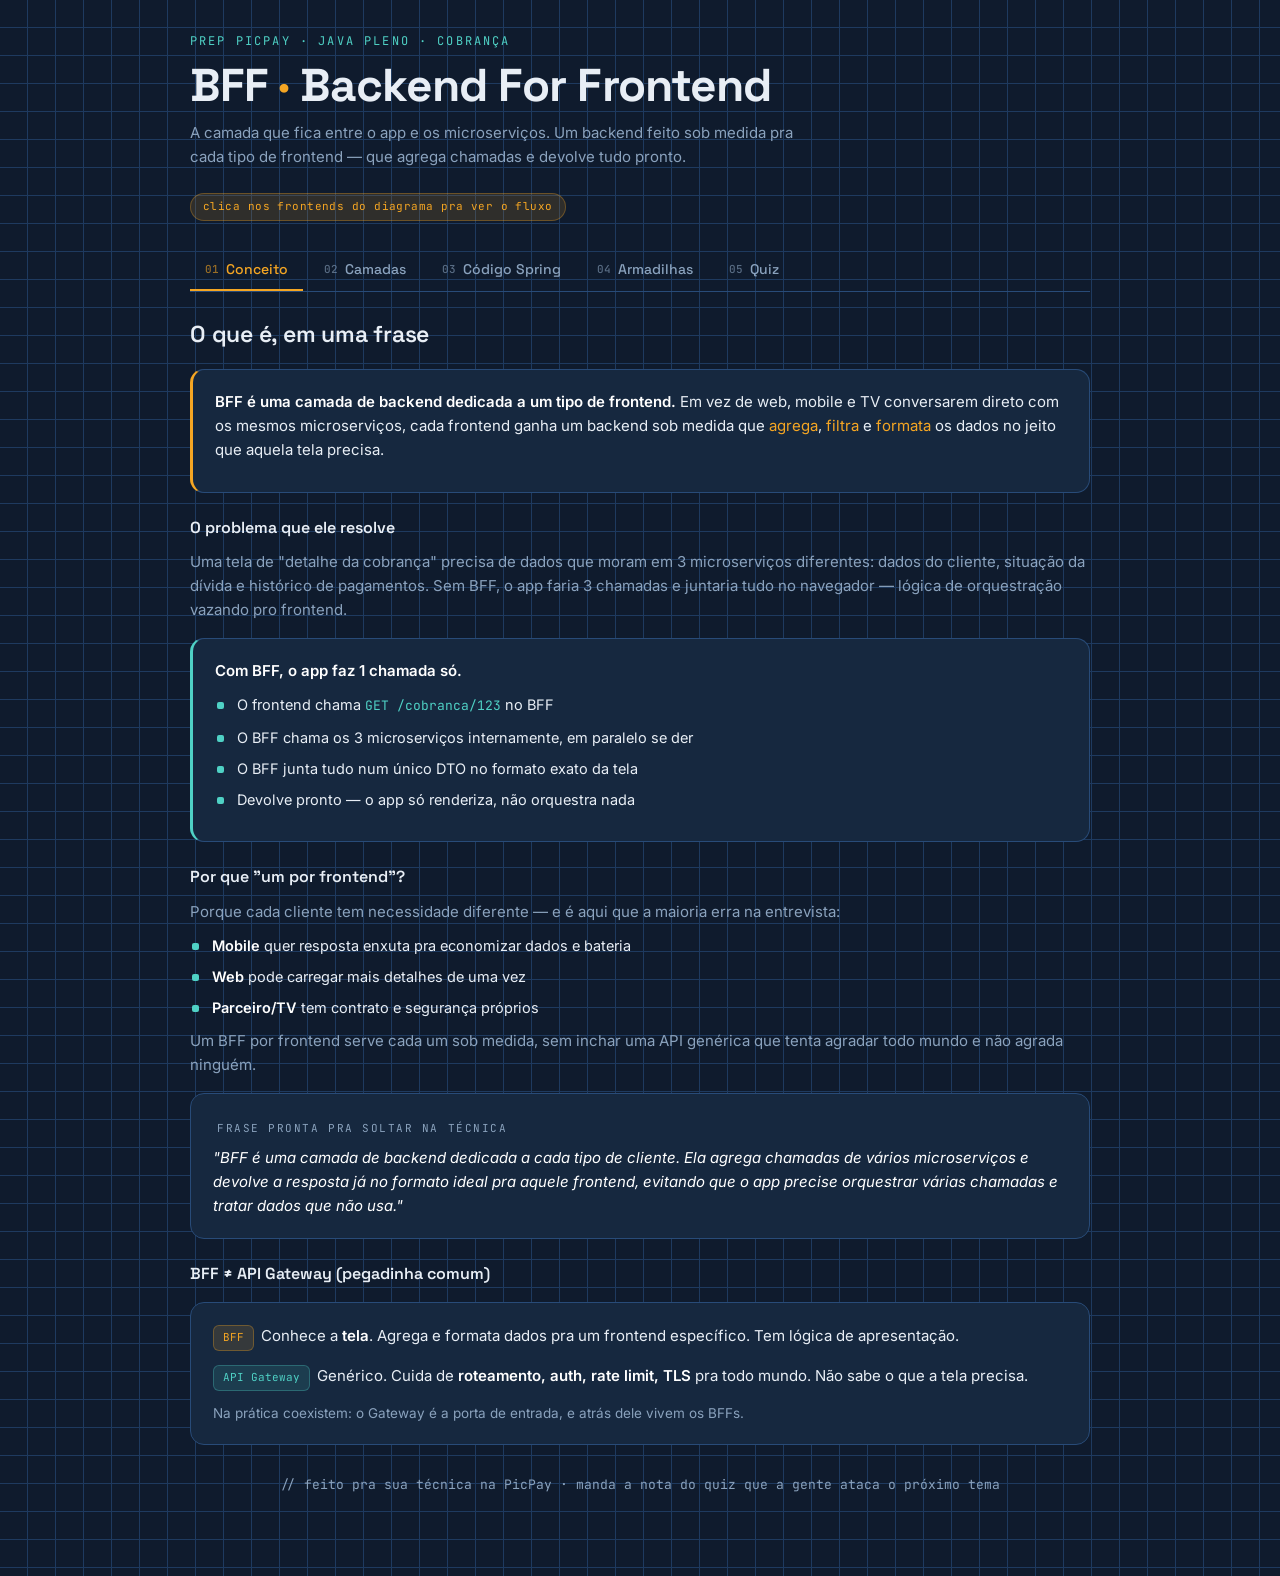
<file: bff-interativo.html>
<!DOCTYPE html>
<html lang="pt-BR">
<head>
<meta charset="UTF-8">
<meta name="viewport" content="width=device-width, initial-scale=1.0">
<title>BFF — Backend For Frontend · Guia Interativo</title>
<link rel="preconnect" href="https://fonts.googleapis.com">
<link rel="preconnect" href="https://fonts.gstatic.com" crossorigin>
<link href="https://fonts.googleapis.com/css2?family=Space+Grotesk:wght@400;500;600;700&family=Inter:wght@400;500;600&family=JetBrains+Mono:wght@400;500;700&display=swap" rel="stylesheet">
<style>
  :root{
    --bg:#0F1B2D;
    --surface:#16283F;
    --surface-2:#1B3050;
    --grid:#1E3A5F;
    --line:#284B78;
    --text:#E8EEF5;
    --muted:#8AA2BD;
    --amber:#F5A623;
    --amber-soft:rgba(245,166,35,.14);
    --cyan:#4FD1C5;
    --cyan-soft:rgba(79,209,197,.12);
    --coral:#FF6B5B;
    --green:#5BD98A;
    --red:#FF6B5B;
  }
  *{box-sizing:border-box;margin:0;padding:0}
  html{scroll-behavior:smooth}
  body{
    background:
      linear-gradient(transparent 96%, var(--grid) 96%) 0 0/28px 28px,
      linear-gradient(90deg, transparent 96%, var(--grid) 96%) 0 0/28px 28px,
      var(--bg);
    color:var(--text);
    font-family:'Inter',sans-serif;
    line-height:1.6;
    min-height:100vh;
  }
  .wrap{max-width:940px;margin:0 auto;padding:32px 20px 80px}

  /* Header */
  header{margin-bottom:28px}
  .eyebrow{
    font-family:'JetBrains Mono',monospace;
    font-size:12px;letter-spacing:.18em;text-transform:uppercase;
    color:var(--cyan);margin-bottom:10px;
  }
  h1{
    font-family:'Space Grotesk',sans-serif;
    font-weight:700;font-size:clamp(30px,6vw,46px);
    line-height:1.05;letter-spacing:-.02em;
  }
  h1 .amp{color:var(--amber)}
  .sub{color:var(--muted);margin-top:12px;max-width:640px;font-size:15px}
  .tag{
    display:inline-block;margin-top:14px;
    font-family:'JetBrains Mono',monospace;font-size:11px;
    color:var(--amber);background:var(--amber-soft);
    border:1px solid rgba(245,166,35,.3);border-radius:999px;
    padding:4px 12px;letter-spacing:.04em;
  }

  /* Tabs */
  nav.tabs{
    display:flex;flex-wrap:wrap;gap:6px;margin:26px 0 24px;
    border-bottom:1px solid var(--line);padding-bottom:0;
  }
  .tab{
    font-family:'Space Grotesk',sans-serif;font-weight:500;font-size:14px;
    color:var(--muted);background:none;border:none;cursor:pointer;
    padding:11px 15px;border-bottom:2px solid transparent;
    transition:color .15s, border-color .15s;
    display:flex;align-items:center;gap:7px;
  }
  .tab .n{font-family:'JetBrains Mono',monospace;font-size:11px;opacity:.6}
  .tab:hover{color:var(--text)}
  .tab.active{color:var(--amber);border-bottom-color:var(--amber)}

  section.panel{display:none;animation:fade .35s ease}
  section.panel.active{display:block}
  @keyframes fade{from{opacity:0;transform:translateY(6px)}to{opacity:1;transform:none}}

  h2{
    font-family:'Space Grotesk',sans-serif;font-weight:600;
    font-size:23px;letter-spacing:-.01em;margin:6px 0 4px;
  }
  h3{
    font-family:'Space Grotesk',sans-serif;font-weight:600;
    font-size:16px;margin:22px 0 8px;color:var(--text);
  }
  p{color:var(--text);margin:10px 0;font-size:15px}
  p.lead{color:var(--muted);font-size:15px}
  strong{color:#fff;font-weight:600}
  .amber{color:var(--amber)}
  .cyan{color:var(--cyan)}

  .card{
    background:var(--surface);border:1px solid var(--line);
    border-radius:14px;padding:20px 22px;margin:16px 0;
  }
  .card.accent{border-left:3px solid var(--amber)}
  .card.cyan-accent{border-left:3px solid var(--cyan)}

  ul.clean{list-style:none;margin:10px 0}
  ul.clean li{position:relative;padding-left:22px;margin:8px 0;font-size:14.5px}
  ul.clean li::before{
    content:'';position:absolute;left:2px;top:9px;
    width:7px;height:7px;border-radius:2px;background:var(--cyan);
  }
  ul.clean li.x::before{background:var(--red)}
  ul.clean li.ok::before{background:var(--green)}

  /* Interactive layers diagram */
  .diagram{
    background:
      radial-gradient(circle at 20% 0%, rgba(79,209,197,.06), transparent 40%),
      var(--surface);
    border:1px solid var(--line);border-radius:16px;
    padding:26px 20px;margin:18px 0;
  }
  .diag-hint{
    text-align:center;font-family:'JetBrains Mono',monospace;
    font-size:12px;color:var(--muted);margin-bottom:20px;
  }
  .layer-label{
    font-family:'JetBrains Mono',monospace;font-size:11px;
    letter-spacing:.14em;text-transform:uppercase;color:var(--muted);
    margin:0 0 10px 4px;
  }
  .row{display:flex;gap:12px;justify-content:center;flex-wrap:wrap;margin-bottom:8px}
  .node{
    background:var(--surface-2);border:1.5px solid var(--line);
    border-radius:12px;padding:14px 10px;text-align:center;
    min-width:120px;flex:1;max-width:180px;cursor:pointer;
    transition:all .25s;position:relative;
  }
  .node .ic{font-size:22px;display:block;margin-bottom:4px}
  .node .name{font-family:'Space Grotesk',sans-serif;font-weight:600;font-size:13.5px}
  .node .role{font-size:11px;color:var(--muted);margin-top:2px}
  .node.client:hover{border-color:var(--cyan);transform:translateY(-2px)}
  .node.client.sel{border-color:var(--cyan);background:var(--cyan-soft);box-shadow:0 0 0 1px var(--cyan)}
  .node.bff{border-style:dashed}
  .node.bff.lit{border-color:var(--amber);background:var(--amber-soft);border-style:solid;box-shadow:0 0 18px rgba(245,166,35,.25)}
  .node.ms.lit{border-color:var(--cyan);background:var(--cyan-soft)}
  .connector{text-align:center;color:var(--line);font-size:18px;line-height:1;margin:2px 0;transition:color .25s}
  .connector.lit{color:var(--amber)}
  .explain{
    margin-top:18px;background:var(--bg);border:1px dashed var(--line);
    border-radius:12px;padding:16px 18px;min-height:64px;font-size:14px;
  }
  .explain .t{font-family:'Space Grotesk',sans-serif;font-weight:600;color:var(--amber);margin-bottom:4px;display:block}

  /* Code blocks */
  .code-head{
    display:flex;align-items:center;gap:8px;
    font-family:'JetBrains Mono',monospace;font-size:12px;color:var(--muted);
    background:var(--surface-2);border:1px solid var(--line);border-bottom:none;
    border-radius:10px 10px 0 0;padding:9px 14px;
  }
  .code-head .dot{width:9px;height:9px;border-radius:50%;background:var(--coral)}
  .code-head .dot:nth-child(2){background:var(--amber)}
  .code-head .dot:nth-child(3){background:var(--green)}
  .code-head .fn{margin-left:6px}
  pre{
    background:#0B1524;border:1px solid var(--line);border-radius:0 0 10px 10px;
    padding:16px 18px;overflow-x:auto;margin:0 0 18px;
  }
  code{font-family:'JetBrains Mono',monospace;font-size:13px;line-height:1.7}
  .kw{color:#FF9E7A}.an{color:var(--amber)}.st{color:#9BE8A0}.cm{color:#5B7290;font-style:italic}
  .ty{color:var(--cyan)}.fn2{color:#E8C77A}.nm{color:var(--text)}

  /* Quiz */
  .quiz-intro{text-align:center;padding:8px 0 4px}
  .q{
    background:var(--surface);border:1px solid var(--line);
    border-radius:14px;padding:20px 22px;margin:14px 0;
  }
  .q .qnum{font-family:'JetBrains Mono',monospace;font-size:12px;color:var(--cyan);letter-spacing:.1em}
  .q .qtext{font-family:'Space Grotesk',sans-serif;font-weight:600;font-size:16px;margin:6px 0 14px}
  .opt{
    display:block;width:100%;text-align:left;background:var(--surface-2);
    border:1.5px solid var(--line);border-radius:10px;padding:12px 15px;
    margin:8px 0;cursor:pointer;color:var(--text);font-size:14px;
    font-family:'Inter',sans-serif;transition:all .15s;
  }
  .opt:hover:not(:disabled){border-color:var(--cyan)}
  .opt:disabled{cursor:default}
  .opt.correct{border-color:var(--green);background:rgba(91,217,138,.12)}
  .opt.wrong{border-color:var(--red);background:rgba(255,107,91,.1)}
  .opt .mark{float:right;font-weight:700}
  .feedback{
    margin-top:10px;padding:12px 15px;border-radius:10px;font-size:13.5px;
    background:var(--bg);border:1px dashed var(--line);display:none;
  }
  .feedback.show{display:block}
  .feedback.ok{border-color:var(--green)}
  .feedback.no{border-color:var(--red)}
  .scorebar{
    position:sticky;bottom:16px;margin-top:22px;
    background:var(--surface-2);border:1px solid var(--amber);
    border-radius:12px;padding:14px 20px;text-align:center;
    font-family:'Space Grotesk',sans-serif;font-weight:600;
    box-shadow:0 10px 30px rgba(0,0,0,.35);
  }
  .scorebar .big{color:var(--amber);font-size:20px}

  .pill{
    display:inline-block;font-family:'JetBrains Mono',monospace;font-size:11px;
    padding:3px 9px;border-radius:6px;margin:2px 3px 2px 0;
  }
  .pill.c{background:var(--cyan-soft);color:var(--cyan);border:1px solid rgba(79,209,197,.3)}
  .pill.a{background:var(--amber-soft);color:var(--amber);border:1px solid rgba(245,166,35,.3)}

  .footer-note{
    margin-top:30px;text-align:center;font-size:13px;color:var(--muted);
    font-family:'JetBrains Mono',monospace;
  }
  @media (max-width:560px){
    .node{min-width:96px}
    .tab{padding:10px 11px;font-size:13px}
  }
</style>
</head>
<body>
<div class="wrap">
  <header>
    <div class="eyebrow">Prep PicPay · Java Pleno · Cobrança</div>
    <h1>BFF <span class="amp">·</span> Backend For Frontend</h1>
    <p class="sub">A camada que fica entre o app e os microserviços. Um backend feito sob medida pra cada tipo de frontend — que agrega chamadas e devolve tudo pronto.</p>
    <span class="tag">clica nos frontends do diagrama pra ver o fluxo</span>
  </header>

  <nav class="tabs" id="tabs">
    <button class="tab active" data-tab="0"><span class="n">01</span> Conceito</button>
    <button class="tab" data-tab="1"><span class="n">02</span> Camadas</button>
    <button class="tab" data-tab="2"><span class="n">03</span> Código Spring</button>
    <button class="tab" data-tab="3"><span class="n">04</span> Armadilhas</button>
    <button class="tab" data-tab="4"><span class="n">05</span> Quiz</button>
  </nav>

  <!-- ============ 01 CONCEITO ============ -->
  <section class="panel active" data-panel="0">
    <h2>O que é, em uma frase</h2>
    <div class="card accent">
      <p style="margin-top:0"><strong>BFF é uma camada de backend dedicada a um tipo de frontend.</strong> Em vez de web, mobile e TV conversarem direto com os mesmos microserviços, cada frontend ganha um backend sob medida que <span class="amber">agrega</span>, <span class="amber">filtra</span> e <span class="amber">formata</span> os dados no jeito que aquela tela precisa.</p>
    </div>

    <h3>O problema que ele resolve</h3>
    <p class="lead">Uma tela de "detalhe da cobrança" precisa de dados que moram em 3 microserviços diferentes: dados do cliente, situação da dívida e histórico de pagamentos. Sem BFF, o app faria 3 chamadas e juntaria tudo no navegador — lógica de orquestração vazando pro frontend.</p>

    <div class="card cyan-accent">
      <p style="margin-top:0"><strong>Com BFF, o app faz 1 chamada só.</strong></p>
      <ul class="clean">
        <li>O frontend chama <code style="color:var(--cyan)">GET /cobranca/123</code> no BFF</li>
        <li>O BFF chama os 3 microserviços internamente, em paralelo se der</li>
        <li>O BFF junta tudo num único DTO no formato exato da tela</li>
        <li>Devolve pronto — o app só renderiza, não orquestra nada</li>
      </ul>
    </div>

    <h3>Por que "um por frontend"?</h3>
    <p class="lead">Porque cada cliente tem necessidade diferente — e é aqui que a maioria erra na entrevista:</p>
    <ul class="clean">
      <li><strong>Mobile</strong> quer resposta enxuta pra economizar dados e bateria</li>
      <li><strong>Web</strong> pode carregar mais detalhes de uma vez</li>
      <li><strong>Parceiro/TV</strong> tem contrato e segurança próprios</li>
    </ul>
    <p class="lead">Um BFF por frontend serve cada um sob medida, sem inchar uma API genérica que tenta agradar todo mundo e não agrada ninguém.</p>

    <div class="card">
      <span class="layer-label">Frase pronta pra soltar na técnica</span>
      <p style="margin:6px 0 0;font-style:italic;color:#fff">"BFF é uma camada de backend dedicada a cada tipo de cliente. Ela agrega chamadas de vários microserviços e devolve a resposta já no formato ideal pra aquele frontend, evitando que o app precise orquestrar várias chamadas e tratar dados que não usa."</p>
    </div>

    <h3>BFF ≠ API Gateway (pegadinha comum)</h3>
    <div class="card">
      <p style="margin-top:0"><span class="pill a">BFF</span> Conhece a <strong>tela</strong>. Agrega e formata dados pra um frontend específico. Tem lógica de apresentação.</p>
      <p style="margin-bottom:0"><span class="pill c">API Gateway</span> Genérico. Cuida de <strong>roteamento, auth, rate limit, TLS</strong> pra todo mundo. Não sabe o que a tela precisa.</p>
      <p style="color:var(--muted);font-size:13.5px;margin-bottom:0">Na prática coexistem: o Gateway é a porta de entrada, e atrás dele vivem os BFFs.</p>
    </div>
  </section>

  <!-- ============ 02 CAMADAS ============ -->
  <section class="panel" data-panel="1">
    <h2>As camadas, na prática</h2>
    <p class="lead">Clica em um <span class="cyan">frontend</span> pra acender o caminho que a requisição percorre até os microserviços.</p>

    <div class="diagram">
      <div class="diag-hint">▼ escolha um cliente ▼</div>

      <div class="layer-label">Frontends (clientes)</div>
      <div class="row">
        <div class="node client" data-c="web">
          <span class="ic">🖥️</span><div class="name">Web</div><div class="role">React SPA</div>
        </div>
        <div class="node client" data-c="mobile">
          <span class="ic">📱</span><div class="name">Mobile</div><div class="role">app iOS/Android</div>
        </div>
        <div class="node client" data-c="parceiro">
          <span class="ic">🤝</span><div class="name">Parceiro</div><div class="role">integração B2B</div>
        </div>
      </div>

      <div class="connector" id="conn1">│</div>

      <div class="layer-label">Camada BFF (uma por frontend)</div>
      <div class="row">
        <div class="node bff" data-b="web"><span class="ic">⚙️</span><div class="name">BFF Web</div><div class="role">DTO rico</div></div>
        <div class="node bff" data-b="mobile"><span class="ic">⚙️</span><div class="name">BFF Mobile</div><div class="role">DTO enxuto</div></div>
        <div class="node bff" data-b="parceiro"><span class="ic">⚙️</span><div class="name">BFF Parceiro</div><div class="role">contrato fixo</div></div>
      </div>

      <div class="connector" id="conn2">│</div>

      <div class="layer-label">Microserviços (domínio · compartilhados)</div>
      <div class="row">
        <div class="node ms" data-m><span class="ic">👤</span><div class="name">Clientes</div></div>
        <div class="node ms" data-m><span class="ic">💰</span><div class="name">Cobrança</div></div>
        <div class="node ms" data-m><span class="ic">📜</span><div class="name">Pagamentos</div></div>
      </div>

      <div class="explain" id="explain">
        <span class="t">Como funciona</span>
        Cada frontend fala <strong>só com o seu BFF</strong>. Os microserviços de domínio (Clientes, Cobrança, Pagamentos) são compartilhados — o BFF é quem monta a resposta certa pra cada tela. Clica num cliente acima.
      </div>
    </div>

    <h3>O que fica em cada camada</h3>
    <div class="card">
      <p style="margin-top:0"><span class="pill c">Frontend</span> Só renderiza. Faz 1 chamada e mostra. Zero orquestração.</p>
      <p><span class="pill a">BFF</span> Agrega N chamadas, trata erro parcial, monta o DTO da tela, cuida de auth do cliente. <strong>Lógica de apresentação</strong> — nunca regra de negócio de domínio.</p>
      <p style="margin-bottom:0"><span class="pill c">Microserviço</span> Dono da regra de negócio e dos dados daquele domínio. Não sabe que existe BFF nem tela.</p>
    </div>

    <div class="card accent">
      <span class="layer-label">Regra de ouro</span>
      <p style="margin:6px 0 0">Regra de negócio <strong>não</strong> mora no BFF. Se você começar a colocar cálculo de juros da dívida no BFF, isso é sinal de que devia estar no microserviço de Cobrança. O BFF orquestra e formata — ele não decide.</p>
    </div>
  </section>

  <!-- ============ 03 CÓDIGO ============ -->
  <section class="panel" data-panel="2">
    <h2>Como isso vira código em Spring</h2>
    <p class="lead">Um BFF é, na essência, um <strong>controller que chama vários clients e monta um DTO</strong>. Simples assim. Segue o esqueleto de um BFF de Cobrança.</p>

    <h3>1 · O DTO da tela (o que o frontend recebe)</h3>
    <div class="code-head"><span class="dot"></span><span class="dot"></span><span class="dot"></span><span class="fn">CobrancaDetalheDTO.java</span></div>
    <pre><code><span class="cm">// Formato EXATO que a tela precisa — nem mais, nem menos</span>
<span class="kw">public record</span> <span class="ty">CobrancaDetalheDTO</span>(
    <span class="ty">String</span> <span class="nm">nomeCliente</span>,
    <span class="ty">String</span> <span class="nm">situacao</span>,
    <span class="ty">BigDecimal</span> <span class="nm">valorAtualizado</span>,
    <span class="ty">List</span>&lt;<span class="ty">PagamentoResumoDTO</span>&gt; <span class="nm">ultimosPagamentos</span>
) {}</code></pre>

    <h3>2 · Os clients (falam com os microserviços)</h3>
    <div class="code-head"><span class="dot"></span><span class="dot"></span><span class="dot"></span><span class="fn">ClienteClient.java · Feign</span></div>
    <pre><code><span class="an">@FeignClient</span>(name = <span class="st">"clientes-service"</span>)
<span class="kw">public interface</span> <span class="ty">ClienteClient</span> {

    <span class="an">@GetMapping</span>(<span class="st">"/clientes/{id}"</span>)
    <span class="ty">ClienteDTO</span> <span class="fn2">buscarPorId</span>(<span class="an">@PathVariable</span> <span class="ty">String</span> <span class="nm">id</span>);
}
<span class="cm">// idem para CobrancaClient e PagamentoClient</span></code></pre>

    <h3>3 · O BFF de verdade — o controller que agrega</h3>
    <div class="code-head"><span class="dot"></span><span class="dot"></span><span class="dot"></span><span class="fn">CobrancaBffController.java</span></div>
    <pre><code><span class="an">@RestController</span>
<span class="an">@RequestMapping</span>(<span class="st">"/bff/web/cobranca"</span>)
<span class="an">@RequiredArgsConstructor</span>
<span class="kw">public class</span> <span class="ty">CobrancaBffController</span> {

    <span class="kw">private final</span> <span class="ty">ClienteClient</span> <span class="nm">clienteClient</span>;
    <span class="kw">private final</span> <span class="ty">CobrancaClient</span> <span class="nm">cobrancaClient</span>;
    <span class="kw">private final</span> <span class="ty">PagamentoClient</span> <span class="nm">pagamentoClient</span>;

    <span class="an">@GetMapping</span>(<span class="st">"/{id}"</span>)
    <span class="kw">public</span> <span class="ty">CobrancaDetalheDTO</span> <span class="fn2">detalhe</span>(<span class="an">@PathVariable</span> <span class="ty">String</span> <span class="nm">id</span>) {

        <span class="cm">// 1. Agrega — chama os 3 microserviços</span>
        <span class="ty">CobrancaDTO</span> <span class="nm">cob</span>  = <span class="nm">cobrancaClient</span>.<span class="fn2">buscar</span>(<span class="nm">id</span>);
        <span class="ty">ClienteDTO</span> <span class="nm">cli</span>  = <span class="nm">clienteClient</span>.<span class="fn2">buscarPorId</span>(<span class="nm">cob</span>.<span class="fn2">clienteId</span>());
        <span class="ty">List</span>&lt;<span class="ty">PagamentoDTO</span>&gt; <span class="nm">pags</span> =
            <span class="nm">pagamentoClient</span>.<span class="fn2">ultimos</span>(<span class="nm">id</span>, <span class="an">3</span>);

        <span class="cm">// 2. Formata — monta o DTO exato da tela</span>
        <span class="kw">return new</span> <span class="ty">CobrancaDetalheDTO</span>(
            <span class="nm">cli</span>.<span class="fn2">nome</span>(),
            <span class="nm">cob</span>.<span class="fn2">situacao</span>(),
            <span class="nm">cob</span>.<span class="fn2">valorAtualizado</span>(),
            <span class="nm">pags</span>.<span class="fn2">stream</span>().<span class="fn2">map</span>(<span class="ty">PagamentoResumoDTO</span>::<span class="fn2">from</span>).<span class="fn2">toList</span>()
        );
    }
}</code></pre>

    <div class="card cyan-accent">
      <p style="margin-top:0"><strong>Repara no que o BFF faz e no que ele NÃO faz:</strong></p>
      <ul class="clean">
        <li class="ok"><strong>Faz:</strong> agrega 3 chamadas, monta 1 DTO sob medida pra tela web (<code style="color:var(--cyan)">/bff/web/...</code>)</li>
        <li class="ok"><strong>Faz:</strong> um BFF mobile teria outra rota e devolveria um DTO mais enxuto</li>
        <li class="x"><strong>Não faz:</strong> cálculo de juros, decisão de negociação — isso é do microserviço de Cobrança</li>
      </ul>
    </div>

    <h3>Detalhe pra brilhar: chamadas em paralelo</h3>
    <p class="lead">Na entrevista, se perguntarem "e se os 3 microserviços forem lentos?" — a resposta madura é fazer as chamadas independentes <strong>em paralelo</strong> com <code style="color:var(--cyan)">CompletableFuture</code> (ou WebClient reativo), em vez de uma esperando a outra. Só cuidado: cliente e cobrança aqui têm dependência (precisa do clienteId), então nem tudo paraleliza.</p>
  </section>

  <!-- ============ 04 ARMADILHAS ============ -->
  <section class="panel" data-panel="3">
    <h2>Armadilhas & o que falam contra BFF</h2>
    <p class="lead">Saber os contras é o que separa "decorei" de "entendi". O entrevistador adora perguntar o lado ruim.</p>

    <h3>⚠️ Duplicação de código</h3>
    <div class="card">
      <p style="margin:0">Se você tem BFF web, mobile e parceiro, muita lógica de chamada se repete. <strong>Mitigação:</strong> extrair a orquestração comum pra uma lib/módulo compartilhado, deixando no BFF só o que é específico de cada tela.</p>
    </div>

    <h3>⚠️ Mais uma coisa pra manter e deployar</h3>
    <div class="card">
      <p style="margin:0">Cada BFF é um serviço a mais: deploy, monitoramento, on-call. <strong>Trade-off:</strong> você troca complexidade no frontend por mais serviços no backend. Vale quando os frontends são realmente diferentes; não vale se você tem um só cliente.</p>
    </div>

    <h3>⚠️ Risco de virar "God service"</h3>
    <div class="card accent">
      <p style="margin:0">A tentação de jogar regra de negócio no BFF é enorme. Quando isso acontece, ele incha e vira um monólito disfarçado. <strong>Disciplina:</strong> BFF orquestra e formata. Regra de domínio fica no microserviço. Sempre.</p>
    </div>

    <h3>⚠️ Falha parcial</h3>
    <div class="card">
      <p style="margin-top:0">Se o BFF chama 3 microserviços e 1 cai, o que acontece? Você <strong>não</strong> pode deixar a tela toda quebrar por causa de um pedaço secundário.</p>
      <ul class="clean">
        <li>Use <strong>timeout</strong> em cada chamada</li>
        <li>Use <strong>circuit breaker</strong> (Resilience4j) pra não travar esperando um serviço morto</li>
        <li>Degrade com elegância: devolve o essencial e um campo vazio pro que falhou, se a tela permitir</li>
      </ul>
    </div>

    <div class="card cyan-accent">
      <span class="layer-label">Resposta modelo se perguntarem "quando NÃO usar BFF?"</span>
      <p style="margin:6px 0 0;font-style:italic;color:#fff">"Quando existe um só tipo de frontend, o BFF vira overhead — uma API bem modelada resolve. BFF faz sentido quando os clientes têm necessidades divergentes o suficiente pra justificar backends separados; caso contrário, é complexidade sem retorno."</p>
    </div>
  </section>

  <!-- ============ 05 QUIZ ============ -->
  <section class="panel" data-panel="4">
    <div class="quiz-intro">
      <h2>Quiz — 8 perguntas</h2>
      <p class="lead">Responde tudo e vê a explicação de cada uma. No fim, sua nota.</p>
    </div>
    <div id="quiz"></div>
    <div class="scorebar" id="scorebar" style="display:none">
      Sua nota: <span class="big" id="scoreval">0/8</span> <span id="scoremsg"></span>
    </div>
  </section>

  <div class="footer-note">// feito pra sua técnica na PicPay · manda a nota do quiz que a gente ataca o próximo tema</div>
</div>

<script>
/* ---------- Tabs ---------- */
const tabs = document.querySelectorAll('.tab');
const panels = document.querySelectorAll('.panel');
tabs.forEach(t=>t.addEventListener('click',()=>{
  tabs.forEach(x=>x.classList.remove('active'));
  panels.forEach(x=>x.classList.remove('active'));
  t.classList.add('active');
  document.querySelector(`.panel[data-panel="${t.dataset.tab}"]`).classList.add('active');
  window.scrollTo({top:0,behavior:'smooth'});
}));

/* ---------- Interactive layers ---------- */
const clients = document.querySelectorAll('.node.client');
const bffs = document.querySelectorAll('.node.bff');
const ms = document.querySelectorAll('.node.ms');
const conn1 = document.getElementById('conn1');
const conn2 = document.getElementById('conn2');
const explain = document.getElementById('explain');

const info = {
  web:{t:'BFF Web em ação',d:'O <b>React SPA</b> chama só o <b class="amber">BFF Web</b>. Ele busca em Clientes + Cobrança + Pagamentos e devolve um <b>DTO rico</b>, com todos os detalhes que a tela grande do desktop aproveita.'},
  mobile:{t:'BFF Mobile em ação',d:'O <b>app</b> chama o <b class="amber">BFF Mobile</b>. Mesmos microserviços, mas o DTO volta <b>enxuto</b> — só os campos que cabem na tela pequena, economizando dados e bateria.'},
  parceiro:{t:'BFF Parceiro em ação',d:'A <b>integração B2B</b> chama o <b class="amber">BFF Parceiro</b>, que expõe um <b>contrato fixo e versionado</b>, com auth e formato próprios — o parceiro nunca toca nos microserviços direto.'}
};

function reset(){
  bffs.forEach(b=>b.classList.remove('lit'));
  ms.forEach(m=>m.classList.remove('lit'));
  conn1.classList.remove('lit');conn2.classList.remove('lit');
}
clients.forEach(c=>c.addEventListener('click',()=>{
  clients.forEach(x=>x.classList.remove('sel'));
  c.classList.add('sel');
  reset();
  const key=c.dataset.c;
  document.querySelector(`.node.bff[data-b="${key}"]`).classList.add('lit');
  ms.forEach(m=>m.classList.add('lit'));
  conn1.classList.add('lit');conn2.classList.add('lit');
  explain.innerHTML=`<span class="t">${info[key].t}</span>${info[key].d}`;
}));

/* ---------- Quiz ---------- */
const questions=[
  {
    q:'Qual a definição mais precisa de BFF?',
    opts:[
      'Um backend genérico que serve todos os frontends igualmente',
      'Uma camada de backend dedicada a um tipo específico de frontend',
      'Um microserviço que guarda regra de negócio de vários domínios',
      'Um proxy que só faz roteamento e autenticação'
    ],
    correct:1,
    exp:'BFF é dedicado a um tipo de frontend. O genérico seria uma API comum; o de roteamento/auth é o API Gateway.'
  },
  {
    q:'Qual é a principal responsabilidade do BFF numa requisição?',
    opts:[
      'Calcular a regra de negócio do domínio',
      'Persistir os dados no banco',
      'Agregar chamadas de vários microserviços e formatar o DTO da tela',
      'Fazer o deploy dos microserviços'
    ],
    correct:2,
    exp:'Agregar + formatar é a essência. Regra de negócio e persistência ficam nos microserviços de domínio.'
  },
  {
    q:'Qual a diferença entre BFF e API Gateway?',
    opts:[
      'São exatamente a mesma coisa',
      'O Gateway conhece a tela; o BFF só roteia',
      'O BFF conhece a tela e agrega dados; o Gateway é genérico (roteamento, auth, rate limit)',
      'O BFF só existe no frontend'
    ],
    correct:2,
    exp:'BFF tem lógica de apresentação e sabe o que a tela precisa. Gateway é infra genérica. Coexistem: Gateway na porta, BFFs atrás.'
  },
  {
    q:'Por que ter um BFF por frontend em vez de um só?',
    opts:[
      'Porque é mais barato ter mais serviços',
      'Porque cada cliente tem necessidades diferentes (mobile enxuto, web detalhado, parceiro com contrato)',
      'Porque o Kafka exige um BFF por tópico',
      'Porque o Spring não deixa reusar controller'
    ],
    correct:1,
    exp:'A razão é servir cada frontend sob medida, sem inchar uma API genérica que não agrada ninguém.'
  },
  {
    q:'O que NUNCA deve morar no BFF?',
    opts:[
      'A agregação de chamadas',
      'A formatação do DTO da tela',
      'A regra de negócio do domínio (ex: cálculo de juros da dívida)',
      'A autenticação específica do cliente'
    ],
    correct:2,
    exp:'Regra de negócio de domínio fica no microserviço. Se colocar no BFF, ele incha e vira monólito disfarçado.'
  },
  {
    q:'O BFF chama 3 microserviços e um deles cai. Qual a abordagem madura?',
    opts:[
      'Deixar a tela inteira quebrar',
      'Timeout + circuit breaker e degradar com elegância, devolvendo o essencial',
      'Tentar infinitamente até o serviço voltar',
      'Remover o microserviço do fluxo permanentemente'
    ],
    correct:1,
    exp:'Timeout e circuit breaker (Resilience4j) evitam travar; a tela recebe o essencial mesmo com falha parcial.'
  },
  {
    q:'Quando NÃO faz sentido usar BFF?',
    opts:[
      'Quando há vários frontends muito diferentes',
      'Quando existe um só tipo de frontend — vira overhead',
      'Quando você usa microserviços',
      'Quando você usa Spring Boot'
    ],
    correct:1,
    exp:'Com um frontend só, uma API bem modelada resolve. BFF é complexidade sem retorno nesse caso.'
  },
  {
    q:'Na implementação Spring, o BFF é essencialmente...',
    opts:[
      'Uma entidade JPA com @Entity',
      'Um controller que injeta vários clients, agrega e devolve um DTO',
      'Um consumer Kafka que grava no banco',
      'Um arquivo de configuração YAML'
    ],
    correct:1,
    exp:'Na prática: @RestController + Feign/WebClients + montagem de um DTO sob medida. Simples e poderoso.'
  }
];

const quizEl=document.getElementById('quiz');
let answered=0, score=0;

questions.forEach((item,i)=>{
  const q=document.createElement('div');q.className='q';
  q.innerHTML=`<div class="qnum">PERGUNTA ${String(i+1).padStart(2,'0')}</div>
    <div class="qtext">${item.q}</div>`;
  item.opts.forEach((o,j)=>{
    const b=document.createElement('button');b.className='opt';b.textContent=o;
    b.onclick=()=>choose(q,item,i,j,b);
    q.appendChild(b);
  });
  const fb=document.createElement('div');fb.className='feedback';fb.dataset.fb=i;
  q.appendChild(fb);
  quizEl.appendChild(q);
});

function choose(qEl,item,i,j,btn){
  if(qEl.dataset.done)return;
  qEl.dataset.done='1';
  answered++;
  const opts=qEl.querySelectorAll('.opt');
  opts.forEach((o,k)=>{
    o.disabled=true;
    if(k===item.correct){o.classList.add('correct');o.querySelector('.mark')||o.insertAdjacentHTML('beforeend','<span class="mark">✓</span>');}
  });
  const fb=qEl.querySelector('.feedback');
  if(j===item.correct){
    score++;
    fb.classList.add('ok','show');
    fb.innerHTML='<b style="color:var(--green)">Certo! </b>'+item.exp;
  }else{
    btn.classList.add('wrong');
    btn.insertAdjacentHTML('beforeend','<span class="mark">✕</span>');
    fb.classList.add('no','show');
    fb.innerHTML='<b style="color:var(--red)">Quase. </b>'+item.exp;
  }
  if(answered===questions.length)showScore();
}

function showScore(){
  const bar=document.getElementById('scorebar');
  bar.style.display='block';
  document.getElementById('scoreval').textContent=`${score}/${questions.length}`;
  let msg='';
  if(score===8)msg=' 🏆 pronto pra técnica';
  else if(score>=6)msg=' 💪 tá afiado, revisa os erros';
  else if(score>=4)msg=' 📚 relê Conceito e Armadilhas';
  else msg=' 🔁 dá mais uma passada geral';
  document.getElementById('scoremsg').textContent=msg;
  bar.scrollIntoView({behavior:'smooth',block:'center'});
}
</script>
</body>
</html>
</file>
